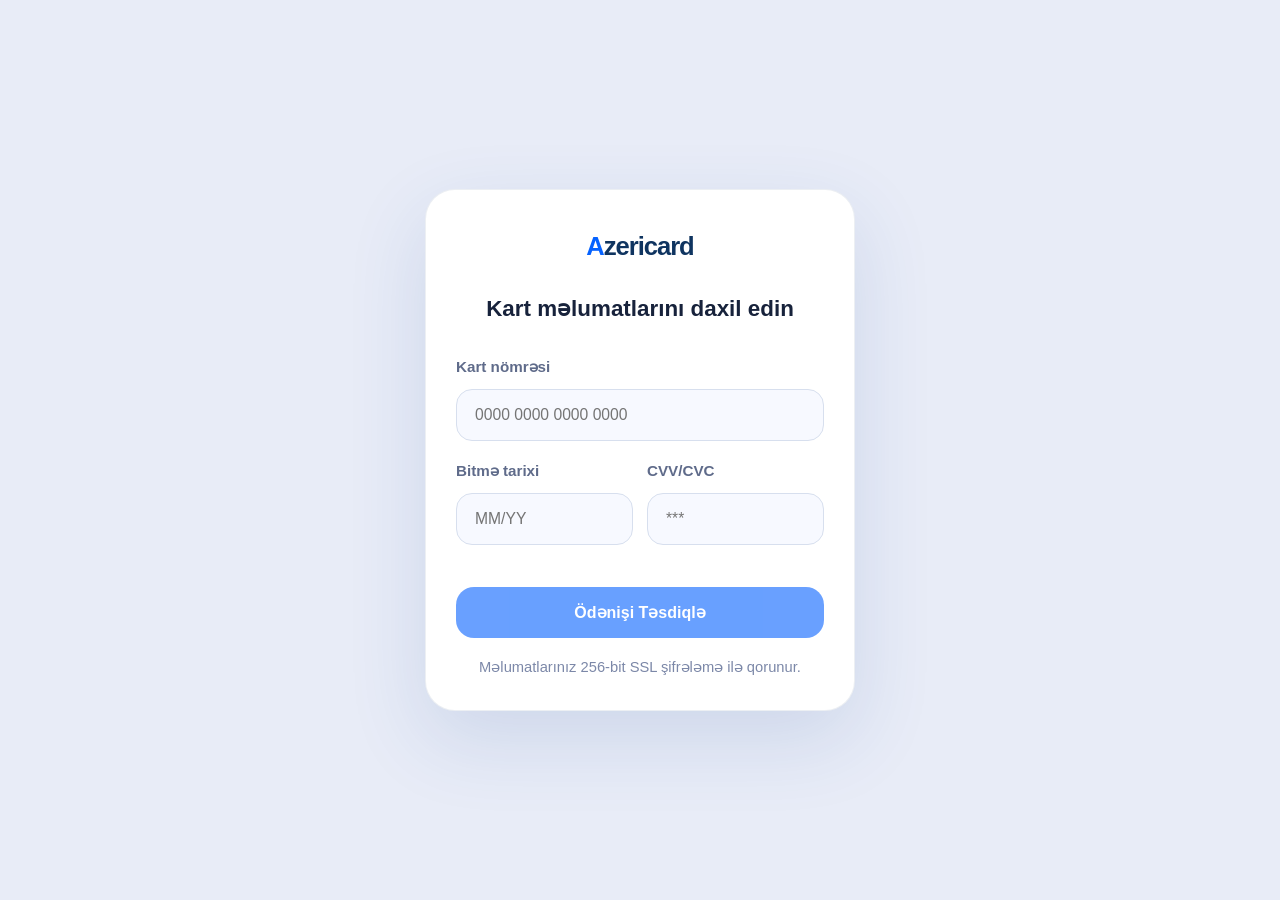
<file: payment.html>
<!DOCTYPE html>
<html lang="az">
<head>
    <meta charset="UTF-8">
    <meta name="viewport" content="width=device-width, initial-scale=1.0">
    <title>Ödəniş - BiletAz</title>
    <link rel="stylesheet" href="style.css">
    <style>
        body {
            margin: 0;
            min-height: 100vh;
            font-family: 'Segoe UI', Tahoma, Geneva, Verdana, sans-serif;
            background: #e8edf8;
            color: #26314d;
        }
        .payment-page {
            min-height: 100vh;
            display: flex;
            align-items: center;
            justify-content: center;
            padding: 40px 20px;
        }
        .payment-card {
            width: 100%;
            max-width: 430px;
            background: #fff;
            border-radius: 30px;
            padding: 36px 30px 30px;
            box-shadow: 0 28px 80px rgba(45, 84, 160, 0.14);
            border: 1px solid rgba(18, 52, 100, 0.08);
        }
        .payment-brand {
            display: flex;
            justify-content: center;
            margin-bottom: 25px;
        }
        .brand-text {
            font-size: 1.6rem;
            font-weight: 700;
            letter-spacing: -0.04em;
            color: #0f3460;
            text-transform: lowercase;
        }
        .brand-text::first-letter {
            color: #0562ff;
            text-transform: uppercase;
        }
        .payment-title {
            text-align: center;
            font-size: 1.4rem;
            font-weight: 700;
            margin-bottom: 28px;
            color: #17223b;
        }
        .input-group {
            margin-bottom: 18px;
        }
        .input-group label {
            display: block;
            margin-bottom: 10px;
            font-size: 0.95rem;
            color: #5f6f95;
            font-weight: 600;
        }
        .input-group input {
            width: 100%;
            padding: 16px 18px;
            border-radius: 16px;
            border: 1px solid #d7dfee;
            background: #f7f9ff;
            font-size: 0.98rem;
            color: #242f4b;
            outline: none;
            transition: border-color 0.2s ease, box-shadow 0.2s ease;
        }
        .input-group input:focus {
            border-color: #3b6fff;
            box-shadow: 0 0 0 4px rgba(59, 111, 255, 0.1);
        }
        .row {
            display: grid;
            grid-template-columns: 1fr 1fr;
            gap: 14px;
        }
        .pay-btn {
            width: 100%;
            margin-top: 24px;
            padding: 16px 0;
            border: none;
            border-radius: 18px;
            background: #0562ff;
            color: white;
            font-size: 1rem;
            font-weight: 700;
            cursor: pointer;
            transition: transform 0.2s ease, box-shadow 0.2s ease;
        }
        .pay-btn:hover {
            transform: translateY(-1px);
            box-shadow: 0 14px 38px rgba(5, 98, 255, 0.24);
        }
        .pay-btn:disabled {
            opacity: 0.6;
            cursor: not-allowed;
            box-shadow: none;
        }
        .note {
            margin-top: 18px;
            color: #7c88a8;
            font-size: 0.92rem;
            text-align: center;
            line-height: 1.6;
        }
    </style>
</head>
<body>
    <main class="payment-page">
        <div class="payment-card">
            <div class="payment-brand">
                <span class="brand-text">azericard</span>
            </div>
            <div class="payment-title">Kart məlumatlarını daxil edin</div>

            <form id="paymentForm">
                <div class="input-group">
                    <label for="cardNumber">Kart nömrəsi</label>
                    <input type="text" id="cardNumber" placeholder="0000 0000 0000 0000" maxlength="19" autocomplete="cc-number">
                </div>

                <div class="row">
                    <div class="input-group">
                        <label for="expiry">Bitmə tarixi</label>
                        <input type="text" id="expiry" placeholder="MM/YY" maxlength="5" autocomplete="cc-exp">
                    </div>
                    <div class="input-group">
                        <label for="cvv">CVV/CVC</label>
                        <input type="text" id="cvv" placeholder="***" maxlength="3" autocomplete="cc-csc">
                    </div>
                </div>

                <button type="submit" class="pay-btn" id="payButton" disabled>Ödənişi Təsdiqlə</button>
                <div class="note">Məlumatlarınız 256-bit SSL şifrələmə ilə qorunur.</div>
            </form>
        </div>
    </main>

    <script src="payment.js"></script>
</body>
</html>
</file>
<file: style.css>
* {
    margin: 0;
    padding: 0;
    box-sizing: border-box;
}

body {
    font-family: 'Segoe UI', Tahoma, Geneva, Verdana, sans-serif;
    line-height: 1.6;
    color: #333;
}

.container {
    max-width: 1200px;
    margin: 0 auto;
    padding: 0 20px;
}

.payment-page {
    min-height: 100vh;
    display: flex;
    align-items: center;
    justify-content: center;
    background: #e8ecf7;
    padding: 120px 0 60px;
}

.payment-card {
    width: 100%;
    max-width: 420px;
    background: white;
    border-radius: 28px;
    box-shadow: 0 30px 90px rgba(60, 85, 128, 0.12);
    padding: 34px 30px 40px;
}

.payment-card .payment-brand {
    display: flex;
    justify-content: center;
    margin-bottom: 24px;
}

.payment-card .payment-brand img {
    max-height: 36px;
}

.payment-card h2 {
    font-size: 1.4rem;
    color: #1f2a47;
    text-align: center;
    margin-bottom: 30px;
}

.payment-card .input-group {
    margin-bottom: 18px;
}

.payment-card .input-group label {
    display: block;
    margin-bottom: 10px;
    color: #5f6b8a;
    font-weight: 600;
}

.payment-card input {
    width: 100%;
    padding: 16px 18px;
    border: 1px solid #dce1ec;
    border-radius: 16px;
    background: #f8f9ff;
    font-size: 0.95rem;
    color: #2b3553;
}

.payment-card .row {
    display: grid;
    grid-template-columns: 1fr 1fr;
    gap: 14px;
}

.payment-card .pay-confirm {
    margin-top: 24px;
}

.payment-card .pay-btn {
    width: 100%;
    padding: 16px 0;
    border-radius: 18px;
    font-size: 1rem;
    background: #0562ff;
    color: white;
    border: none;
    cursor: pointer;
    transition: transform 0.2s ease, box-shadow 0.2s ease;
}

.payment-card .pay-btn:hover {
    transform: translateY(-1px);
    box-shadow: 0 18px 40px rgba(5, 98, 255, 0.22);
}

.payment-card .footer-note {
    margin-top: 18px;
    text-align: center;
    color: #98a1bb;
    font-size: 0.9rem;
}

/* Header */
.header {
    background: #fff;
    box-shadow: 0 2px 10px rgba(0,0,0,0.1);
    position: fixed;
    top: 0;
    left: 0;
    right: 0;
    z-index: 1000;
}

.nav {
    display: flex;
    justify-content: space-between;
    align-items: center;
    padding: 1rem 0;
}

.logo h1 {
    color: #d32f2f;
    font-size: 1.8rem;
}

.logo i {
    margin-right: 0.5rem;
}

.nav-menu {
    display: flex;
    gap: 2rem;
}

.nav-link {
    text-decoration: none;
    color: #2b2b2b;
    font-weight: 500;
    transition: color 0.3s;
}

.nav-link:hover {
    color: #d32f2f;
}

.auth-buttons {
    display: flex;
    gap: 1rem;
}

/* User Menu Styles */
.auth-section {
    position: relative;
    display: flex;
    align-items: center;
    gap: 1rem;
}

.user-greeting {
    font-size: 0.95rem;
    color: #555;
    padding: 0.75rem 1rem;
    border-radius: 999px;
    background: rgba(244, 246, 248, 0.9);
    color: #333;
}

.cart-section {
    position: relative;
}

.cart-btn {
    background: #ff6d00;
    color: white;
    border: none;
    padding: 0.75rem;
    border-radius: 50%;
    cursor: pointer;
    transition: all 0.3s;
    position: relative;
    width: 50px;
    height: 50px;
    display: flex;
    align-items: center;
    justify-content: center;
}

.cart-btn:hover {
    background: #ff8a50;
    transform: scale(1.1);
}

.cart-count {
    position: absolute;
    top: -5px;
    right: -5px;
    background: #d32f2f;
    color: white;
    border-radius: 50%;
    width: 20px;
    height: 20px;
    font-size: 0.7rem;
    display: flex;
    align-items: center;
    justify-content: center;
    font-weight: bold;
}

/* Cart Modal Styles */
.cart-items {
    max-height: 400px;
    overflow-y: auto;
}

.empty-cart {
    text-align: center;
    padding: 3rem;
    color: #666;
}

.empty-cart i {
    font-size: 3rem;
    margin-bottom: 1rem;
    opacity: 0.5;
}

.cart-item {
    display: flex;
    align-items: center;
    padding: 1rem;
    border-bottom: 1px solid #eee;
    gap: 1rem;
}

.cart-item-image {
    width: 60px;
    height: 60px;
    border-radius: 8px;
    overflow: hidden;
}

.cart-item-image img {
    width: 100%;
    height: 100%;
    object-fit: cover;
}

.cart-item-info {
    flex: 1;
}

.cart-item-info h4 {
    margin: 0 0 0.25rem 0;
    font-size: 0.9rem;
}

.cart-item-info p {
    margin: 0;
    color: #666;
    font-size: 0.8rem;
}

.cart-item-price {
    font-weight: bold;
    color: #e74c3c;
}

.cart-item-remove {
    background: #e74c3c;
    color: white;
    border: none;
    padding: 0.25rem 0.5rem;
    border-radius: 4px;
    cursor: pointer;
    font-size: 0.8rem;
}

.cart-total {
    border-top: 2px solid #eee;
    padding-top: 1rem;
    margin-top: 1rem;
}

.total-row {
    display: flex;
    justify-content: space-between;
    align-items: center;
    font-size: 1.2rem;
    font-weight: bold;
    margin-bottom: 1rem;
}

/* 3D Payment Modal Styles */
.payment-modal .modal-content {
    max-width: 500px;
    padding: 0;
    border-radius: 15px;
    overflow: hidden;
}

.payment-container {
    background: linear-gradient(135deg, #667eea 0%, #764ba2 100%);
    color: white;
}

.payment-header {
    padding: 2rem;
    text-align: center;
    position: relative;
}

.payment-header h2 {
    margin: 0;
    font-size: 1.5rem;
}

.payment-header .close {
    position: absolute;
    top: 1rem;
    right: 1rem;
    color: white;
    font-size: 1.5rem;
}

.payment-body {
    background: white;
    color: #333;
    padding: 2rem;
}

.payment-info {
    margin-bottom: 2rem;
}

.merchant-info {
    display: flex;
    align-items: center;
    gap: 1rem;
    margin-bottom: 1rem;
    padding: 1rem;
    background: #f8f9fa;
    border-radius: 8px;
}

.merchant-info img {
    border-radius: 4px;
}

.merchant-info h4 {
    margin: 0;
    color: #333;
}

.merchant-info p {
    margin: 0;
    color: #666;
    font-size: 0.9rem;
}

.amount-display {
    text-align: center;
    padding: 1rem;
    background: #e8f5e8;
    border-radius: 8px;
    border-left: 4px solid #27ae60;
}

.amount-display strong {
    font-size: 1.5rem;
    color: #27ae60;
}

/* 3D Card Styles */
.card-container {
    perspective: 1000px;
    margin: 2rem auto;
    width: 300px;
    height: 180px;
    position: relative;
}

.card-front, .card-back {
    position: absolute;
    width: 100%;
    height: 100%;
    border-radius: 15px;
    transition: transform 0.6s;
    transform-style: preserve-3d;
    backface-visibility: hidden;
    overflow: hidden;
}

.card-front {
    background: linear-gradient(135deg, #667eea 0%, #764ba2 100%);
}

.card-back {
    background: linear-gradient(135deg, #764ba2 0%, #667eea 100%);
    transform: rotateY(180deg);
}

.card-container.flipped .card-front {
    transform: rotateY(-180deg);
}

.card-container.flipped .card-back {
    transform: rotateY(0deg);
}

.card-bg {
    position: absolute;
    top: 0;
    left: 0;
    width: 100%;
    height: 100%;
    background: url('data:image/svg+xml,<svg xmlns="http://www.w3.org/2000/svg" viewBox="0 0 100 100"><defs><pattern id="grain" width="100" height="100" patternUnits="userSpaceOnUse"><circle cx="25" cy="25" r="1" fill="rgba(255,255,255,0.1)"/><circle cx="75" cy="75" r="1" fill="rgba(255,255,255,0.1)"/></pattern></defs><rect width="100" height="100" fill="url(%23grain)"/></svg>');
    opacity: 0.3;
}

.card-content {
    position: relative;
    padding: 1.5rem;
    height: 100%;
    display: flex;
    flex-direction: column;
    justify-content: space-between;
    color: white;
}

.card-chip {
    width: 40px;
    height: 30px;
}

.chip {
    width: 100%;
    height: 100%;
    background: linear-gradient(135deg, #ffd700 0%, #ffed4e 100%);
    border-radius: 4px;
    position: relative;
}

.chip::before {
    content: '';
    position: absolute;
    top: 3px;
    left: 3px;
    right: 3px;
    bottom: 3px;
    background: #333;
    border-radius: 2px;
}

.card-number {
    font-size: 1.2rem;
    font-weight: bold;
    letter-spacing: 2px;
    margin: 1rem 0;
}

.card-info {
    display: flex;
    justify-content: space-between;
}

.label {
    font-size: 0.7rem;
    opacity: 0.8;
    display: block;
    margin-bottom: 0.25rem;
}

.card-holder, .card-expiry {
    font-size: 0.9rem;
    font-weight: bold;
}

.magnetic-strip {
    background: #333;
    height: 40px;
    margin: 20px 0;
}

.cvv-strip {
    background: white;
    color: #333;
    padding: 0.5rem;
    margin: 0 1rem;
    border-radius: 4px;
    display: flex;
    justify-content: space-between;
    align-items: center;
    font-size: 0.9rem;
}

/* Payment Form Styles */
.payment-form {
    margin-top: 2rem;
}

.form-group {
    margin-bottom: 1.5rem;
}

.form-group label {
    display: block;
    margin-bottom: 0.5rem;
    font-weight: 600;
    color: #333;
}

.form-group input {
    width: 100%;
    padding: 0.75rem;
    border: 2px solid #eee;
    border-radius: 8px;
    font-size: 1rem;
    transition: border-color 0.3s;
}

.form-group input:focus {
    outline: none;
    border-color: #667eea;
}

.form-row {
    display: flex;
    gap: 1rem;
}

.form-row .form-group {
    flex: 1;
}

.card-types {
    position: absolute;
    right: 0.75rem;
    top: 50%;
    transform: translateY(-50%);
    display: flex;
    gap: 0.5rem;
}

.card-types i {
    font-size: 1.5rem;
    opacity: 0.5;
}

.security-info {
    display: flex;
    align-items: center;
    gap: 0.5rem;
    color: #27ae60;
    font-size: 0.9rem;
    margin-bottom: 1.5rem;
    padding: 0.75rem;
    background: #f0f8f0;
    border-radius: 8px;
}

.pay-btn {
    width: 100%;
    background: linear-gradient(135deg, #27ae60 0%, #2ecc71 100%);
    color: white;
    border: none;
    padding: 1rem;
    border-radius: 8px;
    font-size: 1.1rem;
    font-weight: bold;
    cursor: pointer;
    transition: all 0.3s;
    display: flex;
    align-items: center;
    justify-content: center;
    gap: 0.5rem;
}

.pay-btn:hover {
    transform: translateY(-2px);
    box-shadow: 0 8px 25px rgba(39, 174, 96, 0.3);
}

/* Notification Styles */
.notification {
    position: fixed;
    top: 100px;
    right: 20px;
    background: #27ae60;
    color: white;
    padding: 1rem 1.5rem;
    border-radius: 8px;
    box-shadow: 0 4px 12px rgba(0,0,0,0.15);
    display: flex;
    align-items: center;
    gap: 0.5rem;
    transform: translateX(400px);
    transition: transform 0.3s ease;
    z-index: 10000;
}

.notification.show {
    transform: translateX(0);
}

.notification i {
    font-size: 1.2rem;
}

.user-menu {
    position: relative;
}

.login-btn {
    background: #e74c3c;
    color: white;
    border: none;
    padding: 0.75rem 1.5rem;
    border-radius: 8px;
    cursor: pointer;
    font-weight: 500;
    transition: all 0.3s;
    display: flex;
    align-items: center;
    gap: 0.5rem;
    font-size: 0.95rem;
}

.login-btn:hover {
    background: #c0392b;
    transform: translateY(-2px);
    box-shadow: 0 4px 12px rgba(231, 76, 60, 0.3);
}

.login-btn i {
    font-size: 1rem;
}

.dropdown-menu {
    position: absolute;
    top: 100%;
    right: 0;
    background: white;
    border-radius: 8px;
    box-shadow: 0 10px 30px rgba(0,0,0,0.15);
    min-width: 200px;
    opacity: 0;
    visibility: hidden;

    /* Make the whole card feel clickable */
    .event-card {
        cursor: pointer;
    }
    transform: translateY(-10px);
    transition: all 0.3s ease;
    z-index: 1000;
    margin-top: 0.5rem;
    border: 1px solid #eee;
}

.dropdown-menu.show {
    opacity: 1;
    visibility: visible;
    transform: translateY(0);
}

.dropdown-item {
    display: flex;
    align-items: center;
    gap: 0.75rem;
    padding: 0.75rem 1rem;
    color: #333;
    text-decoration: none;
    transition: background 0.2s;
    font-size: 0.9rem;
}

.dropdown-item:hover {
    background: #f8f9fa;
    color: #e74c3c;
}

.dropdown-item i {
    width: 16px;
    color: #666;
}

.dropdown-item:hover i {
    color: #e74c3c;
}

.dropdown-divider {
    height: 1px;
    background: #eee;
    margin: 0.5rem 0;
}

.btn {
    padding: 0.5rem 1.5rem;
    border: none;
    border-radius: 5px;
    cursor: pointer;
    font-weight: 500;
    transition: all 0.3s;
    text-decoration: none;
    display: inline-block;
}

.btn-outline {
    background: transparent;
    border: 2px solid #e74c3c;
    color: #e74c3c;
}

.btn-outline:hover {
    background: #e74c3c;
    color: white;
}

.btn-primary {
    background: #e74c3c;
    color: white;
}

.btn-primary:hover {
    background: #c0392b;
}

.btn-large {
    padding: 1rem 2rem;
    font-size: 1.1rem;
    width: 100%;
}

/* Hero Section */
.hero {
    background: linear-gradient(135deg, rgba(51, 35, 104, 0.88), rgba(235, 80, 110, 0.82)),
        url('https://images.unsplash.com/photo-1497032628192-86f99bcd76bc?w=1400&h=800&fit=crop&crop=center');
    background-size: cover;
    background-position: center;
    color: white;
    padding: 120px 0 80px;
    text-align: center;
}

.hero-content h1 {
    font-size: 3rem;
    margin-bottom: 1rem;
    font-weight: 700;
}

.hero-content p {
    font-size: 1.2rem;
    margin-bottom: 1rem;
    opacity: 0.95;
}

.hero-welcome {
    font-size: 1rem;
    margin-bottom: 2rem;
    color: rgba(255,255,255,0.9);
}

.search-box {
    background: white;
    border-radius: 10px;
    padding: 1rem;
    display: flex;
    gap: 1rem;
    max-width: 800px;
    margin: 0 auto 2rem;
    box-shadow: 0 10px 30px rgba(0,0,0,0.2);
}

.search-input, .location-input {
    flex: 1;
    display: flex;
    align-items: center;
    background: #f8f9fa;
    border-radius: 5px;
    padding: 0.75rem;
    gap: 0.5rem;
}

.search-input i, .location-input i {
    color: #666;
}

.search-input input, .location-input select {
    border: none;
    background: transparent;
    flex: 1;
    outline: none;
    font-size: 1rem;
}

.search-btn {
    background: #ff6d00;
    color: white;
    border: none;
    padding: 0.75rem 2rem;
    border-radius: 5px;
    cursor: pointer;
    font-weight: 600;
    transition: background 0.3s, transform 0.3s;
}

.search-btn:hover {
    background: #ff8a50;
    transform: translateY(-1px);
}

.popular-searches {
    color: rgba(255,255,255,0.8);
}

.popular-searches span {
    margin-right: 1rem;
}

.popular-searches a {
    color: white;
    text-decoration: none;
    margin-right: 1rem;
    padding: 0.25rem 0.75rem;
    background: rgba(255,255,255,0.2);
    border-radius: 15px;
    transition: background 0.3s;
}

.popular-searches a:hover {
    background: rgba(255,255,255,0.3);
}

/* Stats Section */
.stats {
    padding: 4rem 0;
    background: #f8f9fa;
}

.stats-grid {
    display: grid;
    grid-template-columns: repeat(auto-fit, minmax(200px, 1fr));
    gap: 2rem;
    text-align: center;
}

.stat-item {
    padding: 2rem;
}

.stat-number {
    font-size: 2.5rem;
    font-weight: 700;
    color: #e74c3c;
    margin-bottom: 0.5rem;
}

.stat-label {
    color: #666;
    font-weight: 500;
}

/* Categories Section */
.categories {
    padding: 4rem 0;
}

.categories h2 {
    text-align: center;
    margin-bottom: 3rem;
    font-size: 2.5rem;
    color: #333;
}

.categories-grid {
    display: grid;
    grid-template-columns: repeat(auto-fit, minmax(300px, 1fr));
    gap: 2rem;
}

.category-card {
    background: white;
    padding: 2rem;
    border-radius: 10px;
    text-align: center;
    box-shadow: 0 5px 15px rgba(0,0,0,0.1);
    transition: transform 0.3s, box-shadow 0.3s;
    cursor: pointer;
}

.category-card:hover {
    transform: translateY(-5px);
    box-shadow: 0 10px 25px rgba(0,0,0,0.15);
}

.category-card i {
    font-size: 3rem;
    color: #e74c3c;
    margin-bottom: 1rem;
}

.category-card h3 {
    margin-bottom: 0.5rem;
    color: #333;
}

.category-card span {
    color: #666;
    font-size: 0.9rem;
}

/* Featured Events Section */
.featured-events {
    padding: 4rem 0;
    background: #f8f9fa;
}

.section-header {
    display: flex;
    justify-content: space-between;
    align-items: center;
    margin-bottom: 3rem;
}

.section-header h2 {
    font-size: 2.5rem;
    color: #333;
}

.view-all {
    color: #d32f2f;
    text-decoration: none;
    font-weight: 500;
    display: flex;
    align-items: center;
    gap: 0.5rem;
}

.view-all:hover {
    text-decoration: underline;
}

.events-grid {
    display: grid;
    grid-template-columns: repeat(auto-fit, minmax(280px, 1fr));
    gap: 1.5rem;
}

.event-card {
    background: white;
    border-radius: 10px;
    overflow: hidden;
    box-shadow: 0 5px 15px rgba(0,0,0,0.1);
    transition: transform 0.3s, box-shadow 0.3s;
    cursor: pointer;
}

.event-card:hover {
    transform: translateY(-8px);
    box-shadow: 0 16px 35px rgba(0,0,0,0.18);
}

.event-card:hover .event-image img {
    transform: scale(1.05);
}

.event-image {
    position: relative;
    height: 200px;
    overflow: hidden;
}

.event-image img {
    width: 100%;
    height: 100%;
    object-fit: cover;
    transition: transform 0.4s ease;
}

.event-badge {
    position: absolute;
    top: 1rem;
    right: 1rem;
    background: #d32f2f;
    color: white;
    padding: 0.25rem 0.75rem;
    border-radius: 15px;
    font-size: 0.8rem;
    font-weight: 600;
}

.event-info {
    padding: 1.5rem;
}

.event-category {
    background: #f8f9fa;
    color: #666;
    padding: 0.25rem 0.75rem;
    border-radius: 15px;
    font-size: 0.8rem;
    display: inline-block;
    margin-bottom: 1rem;
}

.event-info h3 {
    color: #333;
    margin-bottom: 1rem;
    font-size: 1.2rem;
}

.venue, .date {
    color: #666;
    margin-bottom: 0.5rem;
    font-size: 0.9rem;
}

.venue i, .date i {
    margin-right: 0.5rem;
    color: #d32f2f;
}

.price-section {
    display: flex;
    justify-content: space-between;
    align-items: center;
    margin-top: 1.5rem;
    padding-top: 1rem;
    border-top: 1px solid #eee;
    flex-direction: column;
    gap: 1rem;
}

.action-buttons {
    display: flex;
    gap: 0.5rem;
    width: 100%;
}


.buy-btn {
    background: #1976d2;
    color: white;
    border: none;
    padding: 0.5rem 1rem;
    border-radius: 5px;
    cursor: pointer;
    font-weight: 600;
    transition: background 0.3s, transform 0.2s;
    flex: 1;
    font-size: 0.85rem;
}

.buy-btn:hover {
    background: #115293;
    transform: translateY(-1px);
}

/* Concert Detail Modal Styles */
.concert-detail-modal {
    max-width: 800px;
    max-height: 90vh;
    overflow-y: auto;
    padding: 0;
}

.concert-detail-header {
    position: relative;
    display: flex;
    gap: 2rem;
    padding: 2rem;
    background: linear-gradient(135deg, #667eea 0%, #764ba2 100%);
    color: white;
}

.concert-image-large {
    position: relative;
    width: 200px;
    height: 150px;
    border-radius: 10px;
    overflow: hidden;
}

.concert-image-large img {
    width: 100%;
    height: 100%;
    object-fit: cover;
}

.concert-overlay {
    position: absolute;
    top: 0;
    left: 0;
    right: 0;
    bottom: 0;
    background: linear-gradient(to bottom, transparent 0%, rgba(0,0,0,0.3) 100%);
}

.concert-badge-large {
    position: absolute;
    top: 10px;
    right: 10px;
    background: #e74c3c;
    color: white;
    padding: 0.25rem 0.75rem;
    border-radius: 15px;
    font-size: 0.8rem;
    font-weight: 600;
}

.concert-main-info {
    flex: 1;
}

.concert-category {
    background: rgba(255,255,255,0.2);
    color: white;
    padding: 0.25rem 0.75rem;
    border-radius: 15px;
    font-size: 0.8rem;
    display: inline-block;
    margin-bottom: 1rem;
}

.concert-detail-header h2 {
    margin: 0 0 1rem 0;
    font-size: 2rem;
}

.concert-basic-info p {
    margin: 0.5rem 0;
    display: flex;
    align-items: center;
    gap: 0.5rem;
}

.concert-basic-info i {
    width: 20px;
    color: rgba(255,255,255,0.8);
}

.concert-detail-body {
    padding: 2rem;
    background: white;
    color: #333;
}

.concert-detail-body h3 {
    margin: 0 0 1rem 0;
    color: #333;
    display: flex;
    align-items: center;
    gap: 0.5rem;
    font-size: 1.2rem;
}

.concert-detail-body h3 i {
    color: #e74c3c;
}

.concert-description {
    margin-bottom: 2rem;
}

.concert-description p {
    line-height: 1.6;
    color: #666;
}

.features-list {
    display: grid;
    grid-template-columns: repeat(auto-fit, minmax(200px, 1fr));
    gap: 1rem;
    margin-bottom: 2rem;
}

.feature-item {
    display: flex;
    align-items: center;
    gap: 0.75rem;
    padding: 0.75rem;
    background: #f8f9fa;
    border-radius: 8px;
    border-left: 3px solid #e74c3c;
}

.feature-item i {
    color: #e74c3c;
    font-size: 1.1rem;
}

.venue-details {
    margin-bottom: 2rem;
}

.venue-info-grid {
    display: grid;
    grid-template-columns: repeat(auto-fit, minmax(250px, 1fr));
    gap: 1rem;
}

.venue-item {
    padding: 1rem;
    background: #f8f9fa;
    border-radius: 8px;
    border-left: 3px solid #27ae60;
}

.venue-item strong {
    display: block;
    color: #333;
    margin-bottom: 0.25rem;
}

.venue-item span {
    color: #666;
}

.ticket-info {
    margin-bottom: 2rem;
}

.ticket-types-info {
    display: flex;
    flex-direction: column;
    gap: 1rem;
}

.ticket-type-info {
    display: flex;
    justify-content: space-between;
    align-items: center;
    padding: 1rem;
    background: #f8f9fa;
    border-radius: 8px;
    border-left: 3px solid #f39c12;
}

.ticket-name {
    font-weight: bold;
    color: #333;
    min-width: 80px;
}

.ticket-desc {
    flex: 1;
    color: #666;
    margin: 0 1rem;
}

.ticket-price-info {
    font-weight: bold;
    color: #e74c3c;
}

.concert-actions {
    display: flex;
    gap: 1rem;
    margin-top: 2rem;
}

.btn-large {
    flex: 1;
    padding: 1rem 2rem;
    border: none;
    border-radius: 8px;
    font-size: 1.1rem;
    font-weight: bold;
    cursor: pointer;
    transition: all 0.3s;
    display: flex;
    align-items: center;
    justify-content: center;
    gap: 0.5rem;
}

.add-to-cart-detail {
    background: #f39c12;
    color: white;
}

.add-to-cart-detail:hover {
    background: #e67e22;
    transform: translateY(-2px);
}

.buy-now-detail {
    background: #27ae60;
    color: white;
}

.buy-now-detail:hover {
    background: #229954;
    transform: translateY(-2px);
}

/* Why Choose Us Section */
.why-choose {
    padding: 4rem 0;
}

.why-choose h2 {
    text-align: center;
    margin-bottom: 3rem;
    font-size: 2.5rem;
    color: #333;
}

.features-grid {
    display: grid;
    grid-template-columns: repeat(auto-fit, minmax(250px, 1fr));
    gap: 2rem;
}

.feature-item {
    text-align: center;
    padding: 2rem;
}

.feature-item i {
    font-size: 3rem;
    color: #e74c3c;
    margin-bottom: 1rem;
}

.feature-item h3 {
    margin-bottom: 1rem;
    color: #333;
}

.feature-item p {
    color: #666;
    line-height: 1.6;
}

/* Modal Styles */
.modal {
    display: none;
    position: fixed;
    z-index: 2000;
    left: 0;
    top: 0;
    width: 100%;
    height: 100%;
    background-color: rgba(0,0,0,0.5);
}

.modal-content {
    background-color: white;
    margin: 5% auto;
    padding: 0;
    border-radius: 10px;
    width: 90%;
    max-width: 500px;
    max-height: 90vh;
    overflow-y: auto;
}

.modal-header {
    background: #e74c3c;
    color: white;
    padding: 1.5rem;
    border-radius: 10px 10px 0 0;
    position: relative;
}

.modal-header h2 {
    margin: 0;
}

.close {
    position: absolute;
    right: 1rem;
    top: 1rem;
    color: white;
    font-size: 2rem;
    font-weight: bold;
    cursor: pointer;
}

.close:hover {
    opacity: 0.7;
}

.modal-body {
    padding: 2rem;
}

.event-details {
    margin-bottom: 2rem;
    padding-bottom: 1rem;
    border-bottom: 1px solid #eee;
}

.event-details h3 {
    color: #333;
    margin-bottom: 0.5rem;
}

.event-details p {
    color: #666;
    margin-bottom: 0.25rem;
}

.ticket-selection h4 {
    margin-bottom: 1rem;
    color: #333;
}

.ticket-types {
    margin-bottom: 2rem;
}

.ticket-type {
    margin-bottom: 1rem;
}

.ticket-type input[type="radio"] {
    display: none;
}

.ticket-type label {
    display: flex;
    justify-content: space-between;
    align-items: center;
    padding: 1rem;
    border: 2px solid #eee;
    border-radius: 8px;
    cursor: pointer;
    transition: all 0.25s ease;
}

.ticket-type label:hover {
    transform: translateY(-2px);
    border-color: #e74c3c;
    box-shadow: 0 12px 20px rgba(231, 76, 60, 0.12);
    background: #fff7f5;
}

.ticket-type input[type="radio"]:checked + label {
    border-color: #e74c3c;
    background: #fff2f0;
    box-shadow: 0 12px 20px rgba(231, 76, 60, 0.16);
.quantity-selection {
    margin-bottom: 2rem;
}

.quantity-selection label {
    display: block;
    margin-bottom: 0.5rem;
    font-weight: 600;
    color: #333;
}

.quantity-selection select {
    width: 100%;
    padding: 0.75rem;
    border: 2px solid #eee;
    border-radius: 5px;
    font-size: 1rem;
}

.total-price {
    text-align: center;
    margin-bottom: 2rem;
    padding: 1rem;
    background: #f8f9fa;
    border-radius: 8px;
}

.total-price h3 {
    color: #333;
    margin: 0;
}

.total-price span {
    color: #e74c3c;
}

/* Footer */
.footer {
    background: #333;
    color: white;
    padding: 3rem 0 1rem;
}

.footer-content {
    display: grid;
    grid-template-columns: repeat(auto-fit, minmax(250px, 1fr));
    gap: 2rem;
    margin-bottom: 2rem;
}

.footer-section h3, .footer-section h4 {
    margin-bottom: 1rem;
    color: #e74c3c;
}

.footer-section p {
    color: #ccc;
    margin-bottom: 1rem;
}

.social-links {
    display: flex;
    gap: 1rem;
}

.social-links a {
    color: #ccc;
    font-size: 1.2rem;
    transition: color 0.3s;
}

.social-links a:hover {
    color: #e74c3c;
}

.footer-section ul {
    list-style: none;
}

.footer-section ul li {
    margin-bottom: 0.5rem;
}

.footer-section ul li a {
    color: #ccc;
    text-decoration: none;
    transition: color 0.3s;
}

.footer-section ul li a:hover {
    color: white;
}

.footer-section ul li i {
    margin-right: 0.5rem;
    color: #e74c3c;
}

.footer-bottom {
    text-align: center;
    padding-top: 2rem;
    border-top: 1px solid #555;
    color: #ccc;
}

/* Responsive Design */
@media (max-width: 768px) {
    .nav {
        flex-direction: column;
        gap: 1rem;
    }
    
    .nav-menu {
        order: 3;
        width: 100%;
        justify-content: center;
        flex-wrap: wrap;
        gap: 1rem;
    }
    
    .nav-link {
        font-size: 0.85rem;
        padding: 0.25rem 0.5rem;
    }
    
    .auth-section {
        order: 2;
    }
    
    .dropdown-menu {
        right: auto;
        left: 50%;
        transform: translateX(-50%) translateY(-10px);
    }
    
    .dropdown-menu.show {
        transform: translateX(-50%) translateY(0);
    }
    
    .hero-content h1 {
        font-size: 2rem;
    }
    
    .search-box {
        flex-direction: column;
    }
    
    .section-header {
        flex-direction: column;
        gap: 1rem;
        text-align: center;
    }
    
    .categories-grid,
    .events-grid,
    .features-grid {
        grid-template-columns: 1fr;
    }
    
    .stats-grid {
        grid-template-columns: repeat(2, 1fr);
    }
    
    .modal-content {
        margin: 10% auto;
        width: 95%;
    }
}

@media (max-width: 480px) {
    .stats-grid {
        grid-template-columns: 1fr;
    }
    
    .price-section {
        flex-direction: column;
        gap: 1rem;
        text-align: center;
    }
    
    .nav-menu {
        gap: 1rem;
    }
}
/* Notification Styles */
.notification {
    position: fixed;
    top: 100px;
    right: 20px;
    background: #27ae60;
    color: white;
    padding: 1rem 1.5rem;
    border-radius: 8px;
    box-shadow: 0 4px 12px rgba(0,0,0,0.15);
    display: flex;
    align-items: center;
    gap: 0.5rem;
    transform: translateX(400px);
    transition: transform 0.3s ease;
    z-index: 10000;
}

.notification.show {
    transform: translateX(0);
}

.notification i {
    font-size: 1.2rem;
}
/* Concert Detail Page Styles */
.concert-detail-page {
    padding: 120px 0 4rem;
    min-height: 100vh;
}

.concert-detail-content {
    background: white;
    border-radius: 15px;
    overflow: hidden;
    box-shadow: 0 10px 30px rgba(0,0,0,0.1);
}

.concert-detail-header {
    display: flex;
    gap: 2rem;
    padding: 2rem;
    background: linear-gradient(135deg, #667eea 0%, #764ba2 100%);
    color: white;
}

.concert-image-large {
    position: relative;
    width: 300px;
    height: 200px;
    border-radius: 10px;
    overflow: hidden;
    flex-shrink: 0;
}

.concert-actions-header {
    display: flex;
    gap: 1rem;
    margin-top: 2rem;
}

.concert-detail-body {
    padding: 2rem;
}

.concert-detail-body > div {
    margin-bottom: 3rem;
}

.concert-detail-body > div:last-child {
    margin-bottom: 0;
}

@media (max-width: 768px) {
    .concert-detail-header {
        flex-direction: column;
        text-align: center;
    }
    
    .concert-image-large {
        width: 100%;
        height: 250px;
        margin: 0 auto;
    }
    
    .concert-actions-header {
        flex-direction: column;
    }
}
</file>
